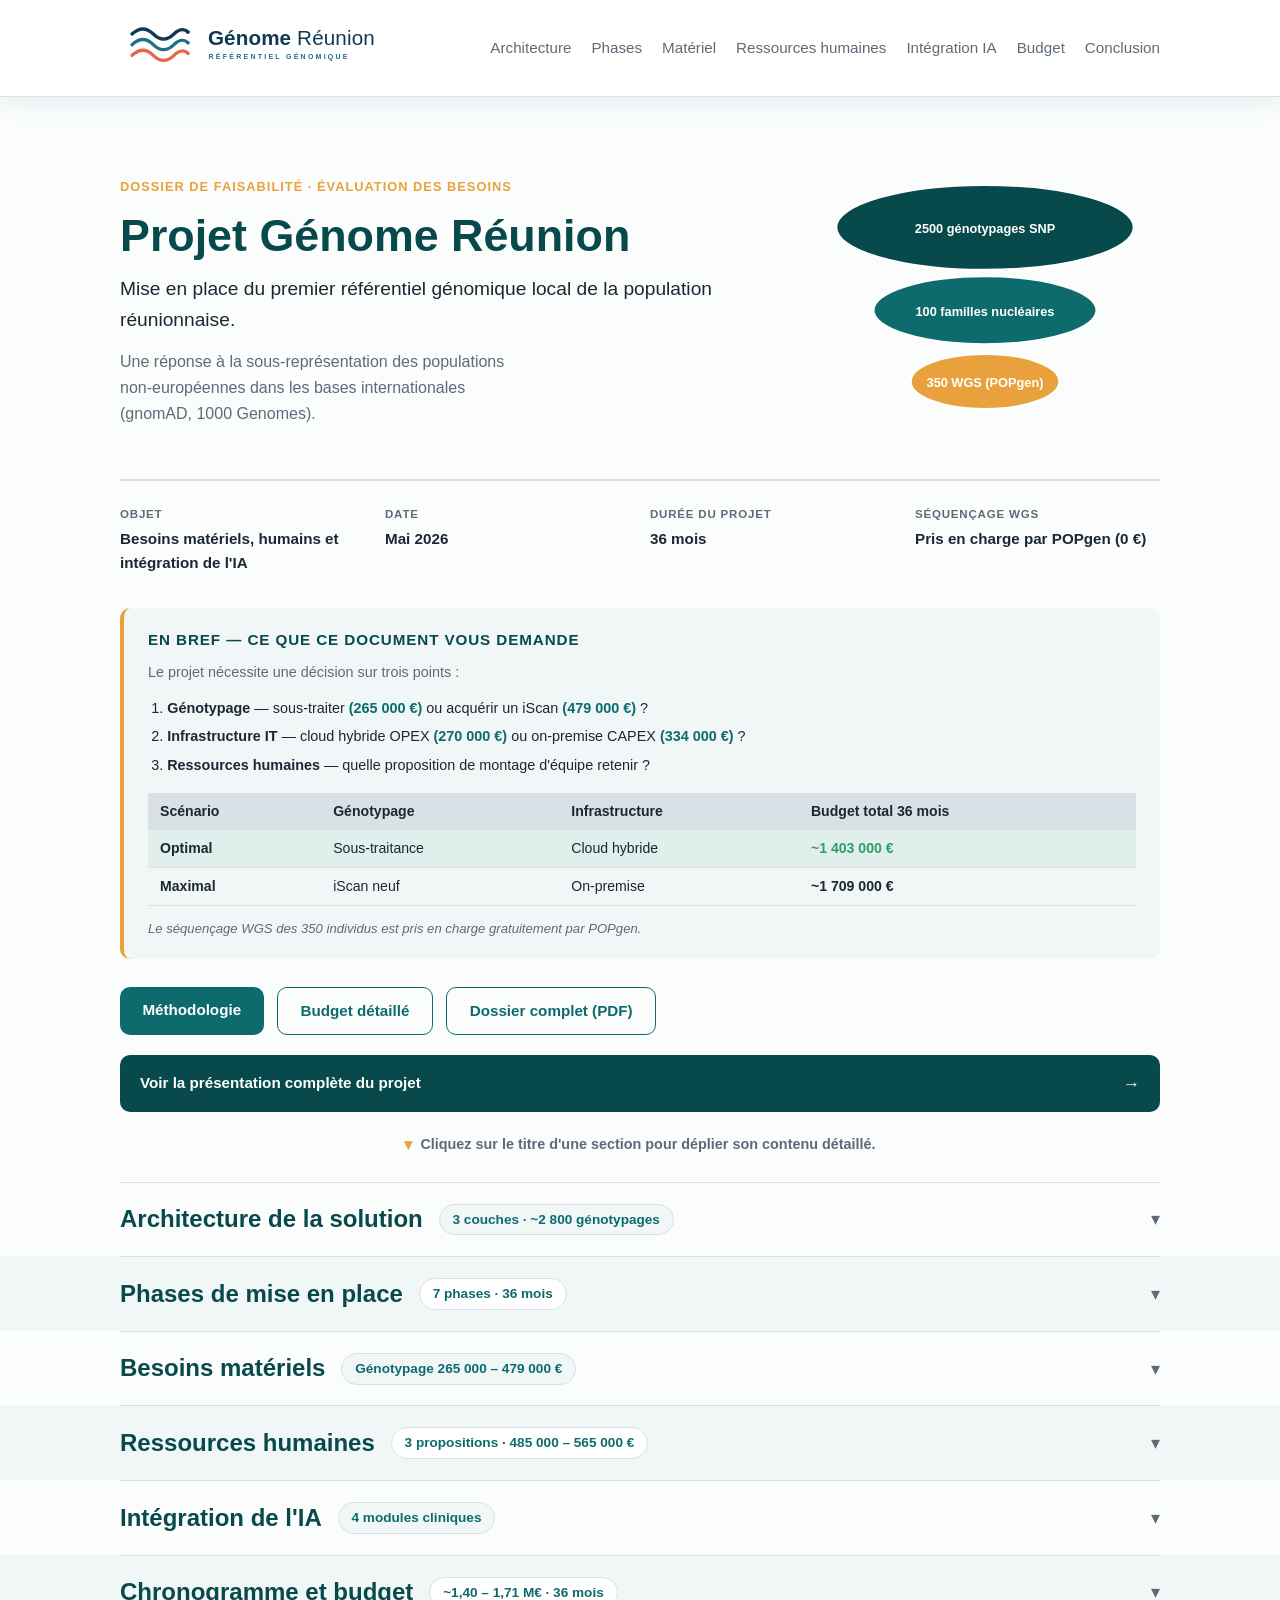
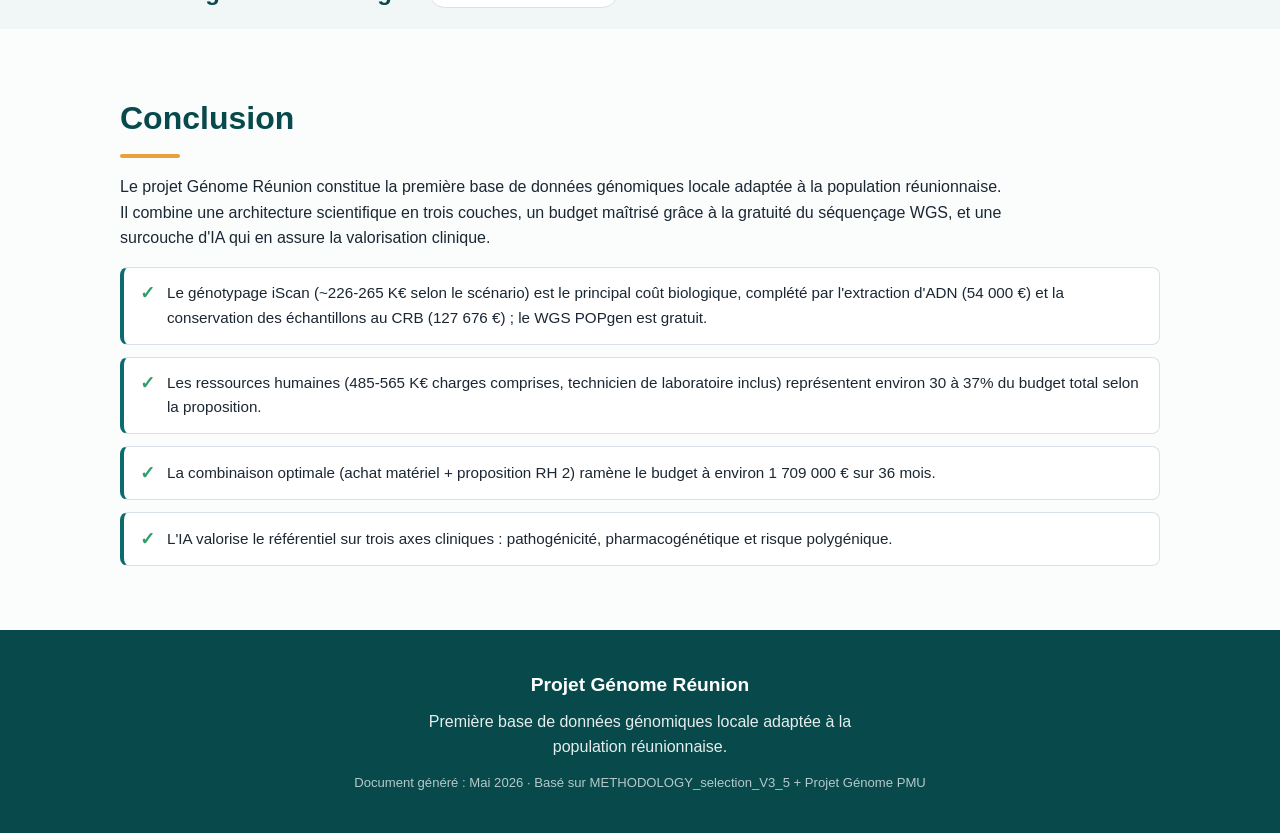
<file: index.html>
<!DOCTYPE html>
<html lang="fr">
<head>
    <meta charset="UTF-8">
    <meta name="viewport" content="width=device-width, initial-scale=1.0">
    <meta name="description" content="Projet Génome Réunion — plan de mise en place du premier référentiel génomique de la population réunionnaise : besoins matériels, humains, intégration de l'IA et budget.">
    <title>Projet Génome Réunion — Référentiel génomique de La Réunion</title>

    <!-- Feuille de style externe (aucun CSS inline) -->
    <link rel="stylesheet" href="css/styles.css">

    <!-- Favicon -->
    <link rel="icon" type="image/svg+xml" href="images/favicon.svg">
</head>

<body>

    <!-- ============================================================= -->
    <!-- BARRE DE NAVIGATION                                           -->
    <!-- ============================================================= -->
    <header class="siteHeader">
        <div class="navContainer">

            <!-- Logo / titre court du projet -->
            <a class="navBrand" href="#hero">
                <img class="navBrandLogo" src="images/genome-reunion-logo-horizontal-court.svg" alt="Génome Réunion — Référentiel génomique de La Réunion">
            </a>

            <!-- Bouton d'ouverture du menu sur mobile -->
            <button class="navToggle" type="button" aria-label="Ouvrir le menu" aria-expanded="false">
                <span class="navToggleBar"></span>
                <span class="navToggleBar"></span>
                <span class="navToggleBar"></span>
            </button>

            <!-- Liens d'ancrage vers les sections -->
            <nav class="navMenu">
                <ul class="navList">
                    <li class="navItem"><a class="navLink" href="#architecture">Architecture</a></li>
                    <li class="navItem"><a class="navLink" href="#phases">Phases</a></li>
                    <li class="navItem"><a class="navLink" href="#materiel">Matériel</a></li>
                    <li class="navItem"><a class="navLink" href="#humain">Ressources humaines</a></li>
                    <li class="navItem"><a class="navLink" href="#ia">Intégration IA</a></li>
                    <li class="navItem"><a class="navLink" href="#budget">Budget</a></li>
                    <li class="navItem"><a class="navLink" href="#conclusion">Conclusion</a></li>
                </ul>
            </nav>
        </div>
    </header>

    <main>

        <!-- ========================================================= -->
        <!-- PAGE DE GARDE DU DOSSIER                                  -->
        <!-- ========================================================= -->
        <section class="coverPage" id="hero">

            <!-- En-tête : type de document, titre, objet + visuel -->
            <div class="coverTop">
                <div class="coverHeading">
                    <p class="coverDocType">Dossier de faisabilité · Évaluation des besoins</p>
                    <h1 class="coverTitle">Projet Génome Réunion</h1>
                    <p class="coverSubtitle">
                        Mise en place du premier référentiel génomique local
                        de la population réunionnaise.
                    </p>
                    <p class="coverContext">
                        Une réponse à la sous-représentation des populations non-européennes
                        dans les bases internationales (gnomAD, 1000&nbsp;Genomes).
                    </p>
                </div>

                <!-- Visuel : entonnoir du référentiel (du général au sélectionné) -->
                <div class="coverVisual">
                    <svg class="heroLayersSvg" viewBox="0 0 320 280" role="img"
                         aria-label="Schéma des trois couches du référentiel">
                        <!-- Étape 1 : 2500 génotypages — la plus large, en haut -->
                        <ellipse class="layerEllipse layerEllipseBase" cx="160" cy="70" rx="140" ry="40"></ellipse>
                        <text class="layerLabel" x="160" y="75">2500 génotypages SNP</text>
                        <!-- Étape 2 : 100 familles — intermédiaire -->
                        <ellipse class="layerEllipse layerEllipseMid" cx="160" cy="148" rx="105" ry="32"></ellipse>
                        <text class="layerLabel" x="160" y="153">100 familles nucléaires</text>
                        <!-- Étape 3 : 350 WGS — la plus petite, en bas -->
                        <ellipse class="layerEllipse layerEllipseTop" cx="160" cy="215" rx="70" ry="26"></ellipse>
                        <text class="layerLabel" x="160" y="220">350 WGS (POPgen)</text>
                    </svg>
                </div>
            </div>

            <!-- Métadonnées du dossier -->
            <dl class="coverMeta">
                <div class="coverMetaItem">
                    <dt>Objet</dt>
                    <dd>Besoins matériels, humains et intégration de l'IA</dd>
                </div>
                <div class="coverMetaItem">
                    <dt>Date</dt>
                    <dd>Mai 2026</dd>
                </div>
                <div class="coverMetaItem">
                    <dt>Durée du projet</dt>
                    <dd>36 mois</dd>
                </div>
                <div class="coverMetaItem">
                    <dt>Séquençage WGS</dt>
                    <dd>Pris en charge par POPgen (0 €)</dd>
                </div>
            </dl>

            <!-- Synthèse décisionnelle pour l'évaluateur -->
            <div class="decisionSummary">
                <h2 class="decisionSummaryTitle">En bref — ce que ce document vous demande</h2>
                <p class="decisionSummaryIntro">Le projet nécessite une décision sur trois points :</p>
                <ol class="decisionList">
                    <li><strong>Génotypage</strong> — sous-traiter <span class="decisionCost">(265 000 €)</span> ou acquérir un iScan <span class="decisionCost">(479 000 €)</span> ?</li>
                    <li><strong>Infrastructure IT</strong> — cloud hybride OPEX <span class="decisionCost">(270 000 €)</span> ou on-premise CAPEX <span class="decisionCost">(334 000 €)</span> ?</li>
                    <li><strong>Ressources humaines</strong> — quelle proposition de montage d'équipe retenir ?</li>
                </ol>
                <table class="decisionTable">
                    <thead>
                        <tr>
                            <th>Scénario</th>
                            <th>Génotypage</th>
                            <th>Infrastructure</th>
                            <th>Budget total 36 mois</th>
                        </tr>
                    </thead>
                    <tbody>
                        <tr class="decisionRowOptimal">
                            <td><strong>Optimal</strong></td>
                            <td>Sous-traitance</td>
                            <td>Cloud hybride</td>
                            <td><strong>~1 403 000 €</strong></td>
                        </tr>
                        <tr>
                            <td><strong>Maximal</strong></td>
                            <td>iScan neuf</td>
                            <td>On-premise</td>
                            <td><strong>~1 709 000 €</strong></td>
                        </tr>
                    </tbody>
                </table>
                <p class="decisionNote">Le séquençage WGS des 350 individus est pris en charge gratuitement par POPgen.</p>
            </div>

            <!-- Navigation interne du dossier -->
            <div class="heroActions">
                <a class="buttonPrimary" href="#architecture">Méthodologie</a>
                <a class="buttonSecondary" href="#budget">Budget détaillé</a>
                <a class="buttonSecondary" href="dossier.html">Dossier complet (PDF)</a>
            </div>

            <!-- Bannière lien externe vers la présentation complète du projet -->
            <a class="projectBanner" href="https://patrick-mun.github.io/genome_reunion/" target="_blank" rel="noopener">
                <span class="projectBannerLabel">Voir la présentation complète du projet</span>
                <span class="projectBannerArrow" aria-hidden="true">→</span>
            </a>

            <!-- Consigne : les sections ci-dessous sont dépliables -->
            <p class="foldHint">
                <span class="foldHintIcon" aria-hidden="true">▾</span>
                Cliquez sur le titre d'une section pour déplier son contenu détaillé.
            </p>
        </section>

        <!-- ========================================================= -->
        <!-- SECTION ARCHITECTURE / CHIFFRES CLÉS                      -->
        <!-- ========================================================= -->
        <section class="sectionBlock" id="architecture">
            <div class="sectionInner">
              <details class="sectionFold">
                <summary class="sectionFoldSummary">
                    <span class="sectionFoldTitle">Architecture de la solution</span>
                    <span class="sectionFoldKey">3 couches · ~2 800 génotypages</span>
                    <span class="sectionFoldChevron" aria-hidden="true">▾</span>
                </summary>
                <div class="sectionFoldBody">
                <p class="sectionIntro">
                    La méthodologie repose sur trois couches complémentaires.
                    Le séquençage WGS des 350 individus est pris en charge par le
                    consortium POPgen — son coût pour le laboratoire est nul.
                </p>

                <!-- Schéma de flux du référentiel en SVG -->
                <div class="flowWrapper">
                    <svg class="flowSvg" viewBox="0 0 760 360" role="img"
                         aria-label="Flux de construction du référentiel génomique">

                        <!-- Étape 1 : génotypage -->
                        <rect class="flowBox flowBoxInput" x="40" y="20" width="300" height="60" rx="8"></rect>
                        <text class="flowBoxText" x="190" y="46">2500 individus · puce GDA-8</text>
                        <text class="flowBoxSub" x="190" y="66">1,9M SNP</text>

                        <!-- Étape 1 bis : familles -->
                        <rect class="flowBox flowBoxInput" x="420" y="20" width="300" height="60" rx="8"></rect>
                        <text class="flowBoxText" x="570" y="46">100 familles nucléaires</text>
                        <text class="flowBoxSub" x="570" y="66">~300 individus SNP</text>

                        <!-- Flèches descendantes -->
                        <line class="flowArrow" x1="190" y1="80" x2="190" y2="120"></line>
                        <line class="flowArrow" x1="570" y1="80" x2="570" y2="120"></line>

                        <!-- Étape 2 : analyses -->
                        <rect class="flowBox flowBoxProcess" x="180" y="120" width="400" height="56" rx="8"></rect>
                        <text class="flowBoxText" x="380" y="146">PCA · ADMIXTURE · IBD · ROH</text>
                        <text class="flowBoxSub" x="380" y="166">Sélection hybride géo-ancestrale</text>

                        <line class="flowArrow" x1="380" y1="176" x2="380" y2="216"></line>

                        <!-- Étape 3 : WGS POPgen -->
                        <rect class="flowBox flowBoxFree" x="200" y="216" width="360" height="56" rx="8"></rect>
                        <text class="flowBoxText" x="380" y="242">350 WGS sélectionnés → POPgen</text>
                        <text class="flowBoxSubFree" x="380" y="262">Séquençage GRATUIT (0 €)</text>

                        <line class="flowArrow" x1="380" y1="272" x2="380" y2="312"></line>

                        <!-- Étape 4 : référentiel -->
                        <rect class="flowBox flowBoxOutput" x="160" y="312" width="440" height="40" rx="8"></rect>
                        <text class="flowBoxTextLight" x="380" y="337">Référentiel variants + imputation + phasage réunionnais</text>
                    </svg>
                </div>

                <!-- Contexte explicatif des trois couches -->
                <p class="contextText">
                    La première couche génotype 2500 individus représentatifs de
                    La Réunion sur puce SNP : elle décrit la structure de la
                    population (composantes principales, proportions d'ascendance).
                    La deuxième couche ajoute 100 familles nucléaires, indispensables
                    pour reconstruire les haplotypes par phasage. La troisième couche
                    sélectionne 350 individus pour un séquençage complet (WGS), qui
                    sert de vérité de terrain pour découvrir les variants et imputer
                    le reste de la cohorte.
                </p>
                <div class="calloutBox">
                    <span class="calloutIcon" aria-hidden="true">✓</span>
                    <p class="calloutText">
                        <strong>Point structurant du budget :</strong> le séquençage
                        WGS des 350 individus est pris en charge gratuitement par le
                        consortium POPgen. Le coût biologique restant pour le
                        laboratoire porte donc essentiellement sur le génotypage SNP
                        des ~2800 puces.
                    </p>
                </div>

                <!-- Tableau des chiffres clés -->
                <h3 class="subHeading">Chiffres clés du projet</h3>
                <div class="tableScroll">
                    <table class="dataTable">
                        <thead>
                            <tr>
                                <th scope="col">Paramètre</th>
                                <th scope="col">Valeur</th>
                            </tr>
                        </thead>
                        <tbody>
                            <tr><td>Cohorte populationnelle</td><td>2500 individus</td></tr>
                            <tr><td>Module familial</td><td>100 familles (~300 individus)</td></tr>
                            <tr><td>Sélection WGS</td><td>350 individus</td></tr>
                            <tr><td>Séquençage WGS</td><td>POPgen — coût 0 €</td></tr>
                            <tr><td>Puce SNP</td><td>GDA-8, ~1,9M SNP (Illumina)</td></tr>
                            <tr><td>Total génotypages</td><td>~2800 puces</td></tr>
                        </tbody>
                    </table>
                </div>

                <!-- Composantes de la plateforme sous forme de cartes -->
                <h3 class="subHeading">Composantes de la plateforme</h3>
                <div class="cardGrid">
                    <article class="featureCard">
                        <h4 class="featureCardTitle">Génotypage</h4>
                        <p class="featureCardText">Puce GDA-8 via iScan (Illumina).</p>
                    </article>
                    <article class="featureCard">
                        <h4 class="featureCardTitle">Analyse génomique</h4>
                        <p class="featureCardText">PCA, ADMIXTURE, IBD, ROH — PLINK2, KING, SHAPEIT.</p>
                    </article>
                    <article class="featureCard">
                        <h4 class="featureCardTitle">Sélection WGS</h4>
                        <p class="featureCardText">Score hybride géo-ancestral S_div (pipeline Python).</p>
                    </article>
                    <article class="featureCard">
                        <h4 class="featureCardTitle">Pipelines bioinfo</h4>
                        <p class="featureCardText">QC, alignement, calling — Nextflow / Snakemake.</p>
                    </article>
                    <article class="featureCard">
                        <h4 class="featureCardTitle">Base de données</h4>
                        <p class="featureCardText">Variants, métadonnées, fréquences — PostgreSQL + MongoDB.</p>
                    </article>
                    <article class="featureCard">
                        <h4 class="featureCardTitle">Interface clinique</h4>
                        <p class="featureCardText">Portail web et API — Django (full Python).</p>
                    </article>
                    <article class="featureCard">
                        <h4 class="featureCardTitle">Modules IA</h4>
                        <p class="featureCardText">Pathogénicité, PGx, admixture, risque — PyTorch + TensorFlow.</p>
                    </article>
                </div>
                </div>
              </details>
            </div>
        </section>

        <!-- ========================================================= -->
        <!-- SECTION PHASES                                            -->
        <!-- ========================================================= -->
        <section class="sectionBlock sectionAlt" id="phases">
            <div class="sectionInner">
              <details class="sectionFold">
                <summary class="sectionFoldSummary">
                    <span class="sectionFoldTitle">Phases de mise en place</span>
                    <span class="sectionFoldKey">7 phases · 36 mois</span>
                    <span class="sectionFoldChevron" aria-hidden="true">▾</span>
                </summary>
                <div class="sectionFoldBody">
                <p class="sectionIntro">
                    Sept phases s'enchaînent et se chevauchent sur 36 mois, des panels
                    témoins jusqu'au portail web clinique.
                </p>

                <!-- Frise verticale des phases -->
                <ol class="timelineList">
                    <li class="timelineItem">
                        <span class="timelinePhase">Phase 0</span>
                        <div class="timelineBody">
                            <h3 class="timelineTitle">Panels témoins</h3>
                            <p class="timelineMeta">Semaines 1-12 · parallèle</p>
                            <p class="timelineText">Accès et harmonisation des panels témoins (1000G, EGA, MGUA…).</p>
                        </div>
                    </li>
                    <li class="timelineItem">
                        <span class="timelinePhase">Phase 1</span>
                        <div class="timelineBody">
                            <h3 class="timelineTitle">Validation externe</h3>
                            <p class="timelineMeta">Semaines 1-10</p>
                            <p class="timelineText">Validation externe et simulation sur 1000G high-coverage.</p>
                        </div>
                    </li>
                    <li class="timelineItem">
                        <span class="timelinePhase">Phase 2</span>
                        <div class="timelineBody">
                            <h3 class="timelineTitle">Cohorte Réunion SNP</h3>
                            <p class="timelineMeta">Semaines 11-20</p>
                            <p class="timelineText">QC des 2500, PCA / ADMIXTURE puis sélection des 350 WGS.</p>
                        </div>
                    </li>
                    <li class="timelineItem">
                        <span class="timelinePhase">Phase 3</span>
                        <div class="timelineBody">
                            <h3 class="timelineTitle">Module familial</h3>
                            <p class="timelineMeta">Parallèle à la phase 2</p>
                            <p class="timelineText">100 familles nucléaires + phasage haplotypique réunionnais.</p>
                        </div>
                    </li>
                    <li class="timelineItem">
                        <span class="timelinePhase">Phase 4</span>
                        <div class="timelineBody">
                            <h3 class="timelineTitle">WGS POPgen</h3>
                            <p class="timelineMeta">Mois 8-22</p>
                            <p class="timelineText">Séquençage POPgen, traitement et base de données variants.</p>
                        </div>
                    </li>
                    <li class="timelineItem">
                        <span class="timelinePhase">Phase 5</span>
                        <div class="timelineBody">
                            <h3 class="timelineTitle">Modules IA</h3>
                            <p class="timelineMeta">Mois 17-30</p>
                            <p class="timelineText">Développement et validation des quatre modules IA (pathogénicité, PGx, admixture, PRS).</p>
                        </div>
                    </li>
                    <li class="timelineItem">
                        <span class="timelinePhase">Phase 6</span>
                        <div class="timelineBody">
                            <h3 class="timelineTitle">Portail web & validation clinique</h3>
                            <p class="timelineMeta">Mois 27-36</p>
                            <p class="timelineText">Portail web Django, mise en production et validation clinique finale.</p>
                        </div>
                    </li>
                </ol>
                </div>
              </details>
            </div>
        </section>

        <!-- ========================================================= -->
        <!-- SECTION BESOINS MATÉRIELS                                 -->
        <!-- ========================================================= -->
        <section class="sectionBlock" id="materiel">
            <div class="sectionInner">
              <details class="sectionFold">
                <summary class="sectionFoldSummary">
                    <span class="sectionFoldTitle">Besoins matériels</span>
                    <span class="sectionFoldKey">Génotypage 265 000 – 479 000 €</span>
                    <span class="sectionFoldChevron" aria-hidden="true">▾</span>
                </summary>
                <div class="sectionFoldBody">
                <p class="sectionIntro">
                    Le génotypage iScan constitue le principal coût biologique.
                    Deux scénarios mutuellement exclusifs, le CHU ne disposant pas
                    d'iScan en propre.
                </p>
                <p class="contextText">
                    Le choix entre ces deux scénarios dépend de la stratégie à long
                    terme du CHU. La sous-traitance (scénario 1) est la plus rapide,
                    la moins chère pour ce projet, mais ne laisse aucun actif au
                    laboratoire. L'acquisition d'un iScan neuf (scénario 2) coûte le
                    plus cher ici, mais l'instrument s'amortit sur les projets futurs.
                    Sélectionnez un onglet pour détailler chaque scénario.
                </p>

                <!-- Onglets de scénarios pilotés par le fichier JS -->
                <div class="scenarioTabs">
                    <div class="scenarioTabList" role="tablist" aria-label="Scénarios de génotypage">
                        <button class="scenarioTab scenarioTabActive" type="button"
                                role="tab" aria-selected="true" data-scenario="1">
                            Scénario 1 · Sous-traitance
                        </button>
                        <button class="scenarioTab" type="button"
                                role="tab" aria-selected="false" data-scenario="2">
                            Scénario 2 · iScan à acquérir
                        </button>
                    </div>

                    <!-- Panneau scénario 1 -->
                    <div class="scenarioPanel scenarioPanelActive" role="tabpanel" data-scenario="1">
                        <p class="scenarioDesc">
                            Le prestataire (CNG Évry, GenomEast, CNRGH…) fournit tout :
                            puces, réactifs, hybridation, scan et extraction IDAT.
                            Le CHU ne paie qu'à la facture.
                        </p>
                        <div class="tableScroll">
                            <table class="dataTable">
                                <thead>
                                    <tr><th scope="col">Poste</th><th scope="col">Quantité</th><th scope="col">Tarif</th><th scope="col">Total</th></tr>
                                </thead>
                                <tbody>
                                    <tr><td>GDA-8 — cohorte populationnelle</td><td>2500</td><td>~90 €/éch.</td><td>225 000 €</td></tr>
                                    <tr><td>GDA-8 — module familial</td><td>300</td><td>~90 €/éch.</td><td>27 000 €</td></tr>
                                    <tr><td>Réplicats QC (+5%)</td><td>140</td><td>~90 €/éch.</td><td>12 600 €</td></tr>
                                    <tr class="dataTableTotal"><td>Total scénario 1</td><td>2940</td><td>—</td><td>~265 000 €</td></tr>
                                </tbody>
                            </table>
                        </div>
                    </div>

                    <!-- Panneau scénario 2 -->
                    <div class="scenarioPanel" role="tabpanel" data-scenario="2" hidden>
                        <p class="scenarioDesc">
                            Le CHU n'a pas d'iScan et souhaite l'internaliser durablement.
                            L'instrument amortit son coût sur les projets futurs.
                        </p>
                        <div class="tableScroll">
                            <table class="dataTable">
                                <thead>
                                    <tr><th scope="col">Poste</th><th scope="col">Coût</th></tr>
                                </thead>
                                <tbody>
                                    <tr><td>iScan System (scanner neuf)</td><td>150 000 €</td></tr>
                                    <tr><td>AutoLoader 2.x + ILASS</td><td>70 000 €</td></tr>
                                    <tr><td>Installation + qualification IQ/OQ/PQ</td><td>15 000 €</td></tr>
                                    <tr><td>Maintenance 1ère année</td><td>18 000 €</td></tr>
                                    <tr><td>Consommables (puces GDA-8 + réactifs Infinium)</td><td>226 000 €</td></tr>
                                    <tr class="dataTableTotal"><td>Total scénario 2</td><td>~479 000 €</td></tr>
                                </tbody>
                            </table>
                        </div>
                    </div>
                </div>

                <!-- Infrastructure informatique -->
                <h3 class="subHeading">Infrastructure informatique</h3>
                <div class="tableScroll">
                    <table class="dataTable">
                        <thead>
                            <tr><th scope="col">Composant</th><th scope="col">Qté</th><th scope="col">Total</th></tr>
                        </thead>
                        <tbody>
                            <tr><td>Serveurs CPU (analyse QC/PCA)</td><td>2</td><td>16 000 €</td></tr>
                            <tr><td>Serveurs HPC GPU (pipelines)</td><td>4</td><td>100 000 €</td></tr>
                            <tr><td>Serveurs GPU A100 (IA/ML)</td><td>2</td><td>80 000 €</td></tr>
                            <tr><td>Stockage NVMe 100TB (NAS)</td><td>2</td><td>60 000 €</td></tr>
                            <tr><td>Réseau 10/25Gbps + switch</td><td>1</td><td>18 000 €</td></tr>
                            <tr><td>UPS + climatisation</td><td>1</td><td>20 000 €</td></tr>
                            <tr><td>Sécurité + sauvegarde offsite</td><td>1</td><td>15 000 €</td></tr>
                            <tr><td>Logiciels + licences</td><td>1</td><td>25 000 €</td></tr>
                            <tr class="dataTableTotal"><td>Total infrastructure IT</td><td>—</td><td>334 000 €</td></tr>
                        </tbody>
                    </table>
                </div>

                <!-- Alternative : infrastructure cloud hybride -->
                <h3 class="subHeading">Alternative : infrastructure cloud hybride</h3>
                <p class="contextText">
                    L'infrastructure ci-dessus peut être portée dans le cloud plutôt
                    qu'achetée en propre. Pour des données génomiques (données de santé),
                    la contrainte structurante est réglementaire : l'hébergement doit
                    être assuré par un prestataire certifié HDS (Hébergeur de Données de
                    Santé) et les données rester dans l'Union européenne.
                </p>
                <p class="contextText">
                    Le modèle recommandé est hybride : stockage HDS souverain pour les
                    données sensibles et calcul GPU mobilisé à la demande (burst) pour
                    les entraînements IA, plutôt que d'immobiliser des serveurs souvent
                    inactifs. Ce modèle transforme un investissement (CAPEX) en charges
                    récurrentes (OPEX).
                </p>

                <!-- Détail du coût cloud hybride sur 36 mois -->
                <div class="tableScroll">
                    <table class="dataTable">
                        <thead>
                            <tr><th scope="col">Poste</th><th scope="col">Détail</th><th scope="col">Coût (36 mois)</th></tr>
                        </thead>
                        <tbody>
                            <tr><td>Stockage HDS + sauvegarde</td><td>~100-120 TB, souverain certifié HDS</td><td>~90 000 €</td></tr>
                            <tr><td>Compute CPU + base de données managée</td><td>VMs permanentes (QC, PCA, portail, BD)</td><td>~55 000 €</td></tr>
                            <tr><td>Compute GPU à la demande</td><td>Entraînements IA + pipelines (burst)</td><td>~40 000 €</td></tr>
                            <tr><td>Sécurité, conformité HDS, support</td><td>—</td><td>~25 000 €</td></tr>
                            <tr><td>Logiciels + licences</td><td>—</td><td>~25 000 €</td></tr>
                            <tr><td>Poste local minimal</td><td>Postes de travail + cache NAS</td><td>~20 000 €</td></tr>
                            <tr><td>Réseau + egress</td><td>Transferts, accès cliniciens</td><td>~15 000 €</td></tr>
                            <tr class="dataTableTotal"><td>Total cloud hybride</td><td>—</td><td>~270 000 €</td></tr>
                        </tbody>
                    </table>
                </div>

                <!-- Graphique SVG : comparaison CAPEX on-premise vs OPEX cloud -->
                <!-- Échelle : 400K à y=60, 200K à y=155, base 0 à y=250 (0,475 px/K€). -->
                <div class="chartWrapper">
                    <svg class="barChartSvg" viewBox="0 0 640 300" role="img"
                         aria-label="Comparaison du coût d'infrastructure on-premise et cloud hybride">

                        <!-- Axe horizontal de base -->
                        <line class="chartAxis" x1="60" y1="250" x2="620" y2="250"></line>

                        <!-- Graduations de référence (en K€) -->
                        <line class="chartGrid" x1="60" y1="60" x2="620" y2="60"></line>
                        <text class="chartGridLabel" x="50" y="64">400K</text>
                        <line class="chartGrid" x1="60" y1="155" x2="620" y2="155"></line>
                        <text class="chartGridLabel" x="50" y="159">200K</text>

                        <!-- On-premise (CAPEX) : 334 K€ -->
                        <rect class="barRect barRectOne" x="170" y="91" width="120" height="159"></rect>
                        <text class="barValue" x="230" y="81">334 K€</text>
                        <text class="barLabel" x="230" y="270">On-premise (CAPEX)</text>

                        <!-- Cloud hybride (OPEX) : 270 K€ -->
                        <rect class="barRect barRectTwo" x="380" y="122" width="120" height="128"></rect>
                        <text class="barValue" x="440" y="112">270 K€</text>
                        <text class="barLabel" x="440" y="270">Cloud hybride (OPEX)</text>
                    </svg>
                </div>

                <div class="calloutBox">
                    <span class="calloutIcon" aria-hidden="true">💡</span>
                    <p class="calloutText">
                        <strong>Impact budget :</strong> retenir le cloud hybride
                        (~270 000 €) à la place de l'infrastructure on-premise
                        (334 000 €) réduit le sous-total de 64 000 €, soit −70 400 €
                        une fois la contingence de 10% appliquée. Le budget optimal
                        passe d'environ 1 474 000 € à <strong>~1 403 000 €</strong>.
                        Les tableaux du budget conservent l'hypothèse on-premise par défaut.
                    </p>
                </div>

                <!-- Graphique SVG : évolution du stockage -->
                <h3 class="subHeading">Évolution du stockage (TB)</h3>
                <div class="chartWrapper">
                    <svg class="lineChartSvg" viewBox="0 0 640 300" role="img"
                         aria-label="Courbe d'évolution du stockage par phase">

                        <!-- Axes -->
                        <line class="chartAxis" x1="60" y1="250" x2="620" y2="250"></line>
                        <line class="chartAxis" x1="60" y1="40" x2="60" y2="250"></line>

                        <!-- Lignes de grille horizontales -->
                        <line class="chartGrid" x1="60" y1="60" x2="620" y2="60"></line>
                        <text class="chartGridLabel" x="50" y="64">100</text>
                        <line class="chartGrid" x1="60" y1="155" x2="620" y2="155"></line>
                        <text class="chartGridLabel" x="50" y="159">50</text>

                        <!-- Courbe d'évolution -->
                        <polyline class="lineSeries"
                                  points="110,246 230,231 350,193 470,136 590,60"></polyline>

                        <!-- Points de données -->
                        <circle class="linePoint" cx="110" cy="246" r="5"></circle>
                        <circle class="linePoint" cx="230" cy="231" r="5"></circle>
                        <circle class="linePoint" cx="350" cy="193" r="5"></circle>
                        <circle class="linePoint" cx="470" cy="136" r="5"></circle>
                        <circle class="linePoint" cx="590" cy="60" r="5"></circle>

                        <!-- Étiquettes de l'axe horizontal -->
                        <text class="chartXLabel" x="110" y="270">Phase 0</text>
                        <text class="chartXLabel" x="230" y="270">Phase 1</text>
                        <text class="chartXLabel" x="350" y="270">Phase 2</text>
                        <text class="chartXLabel" x="470" y="270">Phase 3</text>
                        <text class="chartXLabel" x="590" y="270">Phase 4+</text>
                    </svg>
                </div>

                <!-- Graphique SVG : comparaison du coût matériel des deux scénarios -->
                <!-- Totaux = génotypage GDA-8 + iScan (Sc.2) + infrastructure IT, -->
                <!-- alignés sur le tableau récapitulatif du budget.               -->
                <h3 class="subHeading">Coût matériel total par scénario</h3>
                <div class="chartWrapper">
                    <svg class="barChartSvg" viewBox="0 0 640 300" role="img"
                         aria-label="Comparaison du budget matériel total des deux scénarios">

                        <!-- Axe horizontal de base -->
                        <line class="chartAxis" x1="60" y1="250" x2="620" y2="250"></line>

                        <!-- Graduations de référence (en K€) -->
                        <line class="chartGrid" x1="60" y1="60" x2="620" y2="60"></line>
                        <text class="chartGridLabel" x="50" y="64">1000K</text>
                        <line class="chartGrid" x1="60" y1="155" x2="620" y2="155"></line>
                        <text class="chartGridLabel" x="50" y="159">500K</text>

                        <!-- Barre scénario 1 : 599K€ (génotypage 265 + IT 334) -->
                        <rect class="barRect barRectOne" x="170" y="136" width="120" height="114"></rect>
                        <text class="barValue" x="230" y="126">599K€</text>
                        <text class="barLabel" x="230" y="270">Sc.1 Sous-traitance</text>

                        <!-- Barre scénario 2 : 813K€ (génotypage 226 + iScan 253 + IT 334) -->
                        <rect class="barRect barRectThree" x="380" y="95" width="120" height="155"></rect>
                        <text class="barValue" x="440" y="85">813K€</text>
                        <text class="barLabel" x="440" y="270">Sc.2 iScan à acquérir</text>
                    </svg>
                </div>
                <p class="contextText">
                    Ces totaux n'additionnent que les postes strictement matériels :
                    génotypage GDA-8, système iScan (scénario 2 uniquement) et
                    infrastructure informatique (334 K€). Ils sont ainsi directement
                    raccord avec le tableau récapitulatif du budget. Les coûts RH, la
                    prestation web et la contingence s'ajoutent ensuite pour atteindre
                    le budget total du projet.
                </p>
                </div>
              </details>
            </div>
        </section>

        <!-- ========================================================= -->
        <!-- SECTION RESSOURCES HUMAINES                               -->
        <!-- ========================================================= -->
        <section class="sectionBlock sectionAlt" id="humain">
            <div class="sectionInner">
              <details class="sectionFold">
                <summary class="sectionFoldSummary">
                    <span class="sectionFoldTitle">Ressources humaines</span>
                    <span class="sectionFoldKey">3 propositions · 485 000 – 565 000 €</span>
                    <span class="sectionFoldChevron" aria-hidden="true">▾</span>
                </summary>
                <div class="sectionFoldBody">
                <p class="sectionIntro">
                    Projet de 36 mois. Tous les coûts sont exprimés en coût employeur,
                    charges patronales comprises (~43% du brut). Trois propositions de
                    montage d'équipe.
                </p>
                <p class="contextText">
                    Les trois propositions partagent une équipe socle invariante,
                    pilotée par un coordinateur scientifique (IR2) qui valide les
                    analyses génomiques et encadre les profils juniors, et appuyée par
                    un technicien de laboratoire à 100% (réception, extraction ADN, QC
                    et préparation des envois — 2 200 €/mois brut, soit 113 256 € CC
                    sur 36 mois). Elles se distinguent par les leviers d'optimisation
                    budgétaire mobilisés :
                    stages et CDD pour la proposition 1, alternance et thèse CIFRE
                    pour les propositions 2 et 3. Plus l'optimisation est poussée,
                    plus le coût baisse, mais plus la charge de supervision et la
                    complexité administrative augmentent.
                </p>
                <div class="calloutBox">
                    <span class="calloutIcon" aria-hidden="true">★</span>
                    <p class="calloutText">
                        <strong>Recommandation :</strong> la proposition 2
                        (alternance + CIFRE) offre le meilleur équilibre coût/risque.
                        L'alternance des moins de 26 ans est quasi-exonérée de charges
                        patronales et la subvention ANRT de 14 000 €/an réduit de
                        moitié le coût du doctorant.
                    </p>
                </div>
                <div class="calloutBox calloutBoxWarn">
                    <span class="calloutIcon" aria-hidden="true">!</span>
                    <p class="calloutText">
                        <strong>Condition bloquante :</strong> le dispositif CIFRE
                        impose un partenaire privé (startup génomique, laboratoire
                        d'analyses ou éditeur logiciel médical). Sans partenaire, le
                        doctorat CIFRE est remplacé par un contrat doctoral classique
                        (+23 000 € sur trois ans).
                    </p>
                </div>

                <!-- Cartes de propositions RH -->
                <div class="propositionGrid">
                    <article class="propositionCard">
                        <h3 class="propositionTitle">Proposition 1</h3>
                        <p class="propositionSubtitle">Stages + CDD + contrat doctoral</p>
                        <p class="propositionPrice">565 000 €</p>
                        <p class="propositionDelta">−17% vs référence</p>
                        <p class="propositionText">
                            Montage le plus simple, sans délai administratif particulier.
                            Stagiaires Epitech convertis en CDD IE1.
                        </p>
                    </article>

                    <article class="propositionCard propositionCardFeatured">
                        <span class="propositionBadge">Recommandée</span>
                        <h3 class="propositionTitle">Proposition 2</h3>
                        <p class="propositionSubtitle">Alternance + CIFRE</p>
                        <p class="propositionPrice">524 000 €</p>
                        <p class="propositionDelta">−23% vs référence</p>
                        <p class="propositionText">
                            Meilleur équilibre coût/risque. Alternance quasi-exonérée de
                            charges et CIFRE subventionné par l'ANRT (14 000 €/an).
                        </p>
                    </article>

                    <article class="propositionCard">
                        <h3 class="propositionTitle">Proposition 3</h3>
                        <p class="propositionSubtitle">Maximum alternance</p>
                        <p class="propositionPrice">485 000 €</p>
                        <p class="propositionDelta">−29% vs référence</p>
                        <p class="propositionText">
                            Budget minimal : trois alternants + CIFRE + coordinateur à
                            80% ETP. Supervision intensive requise.
                        </p>
                    </article>
                </div>

                <!-- Graphique SVG : répartition du budget RH (Proposition 2) -->
                <h3 class="subHeading">Répartition du budget RH — Proposition 2</h3>
                <div class="chartWrapper">
                    <svg class="hbarChartSvg" viewBox="0 0 640 290" role="img"
                         aria-label="Répartition du budget RH de la proposition 2 par poste">

                        <!-- Coordinateur IR2 : 38% -->
                        <text class="hbarLabel" x="10" y="37">Coordinateur IR2</text>
                        <rect class="hbarTrack" x="230" y="20" width="380" height="24" rx="4"></rect>
                        <rect class="hbarFill hbarFillOne" x="230" y="20" width="182" height="24" rx="4"></rect>
                        <text class="hbarValue" x="420" y="37">197 340 € · 38%</text>

                        <!-- Doctorant CIFRE : 18% -->
                        <text class="hbarLabel" x="10" y="83">Doctorant CIFRE</text>
                        <rect class="hbarTrack" x="230" y="66" width="380" height="24" rx="4"></rect>
                        <rect class="hbarFill hbarFillTwo" x="230" y="66" width="88" height="24" rx="4"></rect>
                        <text class="hbarValue" x="326" y="83">95 292 € · 18%</text>

                        <!-- Technicien de laboratoire 100% : 22% -->
                        <text class="hbarLabel" x="10" y="129">Technicien labo</text>
                        <rect class="hbarTrack" x="230" y="112" width="380" height="24" rx="4"></rect>
                        <rect class="hbarFill hbarFillSix" x="230" y="112" width="104" height="24" rx="4"></rect>
                        <text class="hbarValue" x="342" y="129">113 256 € · 22%</text>

                        <!-- Alternant Data Engineer : 12% -->
                        <text class="hbarLabel" x="10" y="175">Alternant Data Eng.</text>
                        <rect class="hbarTrack" x="230" y="158" width="380" height="24" rx="4"></rect>
                        <rect class="hbarFill hbarFillThree" x="230" y="158" width="60" height="24" rx="4"></rect>
                        <text class="hbarValue" x="298" y="175">65 150 € · 12%</text>

                        <!-- Alternant IA : 8% -->
                        <text class="hbarLabel" x="10" y="221">Alternant IA</text>
                        <rect class="hbarTrack" x="230" y="204" width="380" height="24" rx="4"></rect>
                        <rect class="hbarFill hbarFillFour" x="230" y="204" width="40" height="24" rx="4"></rect>
                        <text class="hbarValue" x="278" y="221">43 300 € · 8%</text>

                        <!-- Stage DevOps : 2% -->
                        <text class="hbarLabel" x="10" y="267">Stage DevOps</text>
                        <rect class="hbarTrack" x="230" y="250" width="380" height="24" rx="4"></rect>
                        <rect class="hbarFill hbarFillFive" x="230" y="250" width="9" height="24" rx="4"></rect>
                        <text class="hbarValue" x="247" y="267">9 540 € · 2%</text>
                    </svg>
                </div>

                <!-- Tableau comparatif des propositions -->
                <h3 class="subHeading">Comparaison des propositions</h3>
                <div class="tableScroll">
                    <table class="dataTable">
                        <thead>
                            <tr>
                                <th scope="col">Critère</th>
                                <th scope="col">Référence</th>
                                <th scope="col">Prop. 1</th>
                                <th scope="col">Prop. 2</th>
                                <th scope="col">Prop. 3</th>
                            </tr>
                        </thead>
                        <tbody>
                            <tr><td>Coût total CC</td><td>680 000 €</td><td>565 000 €</td><td>524 000 €</td><td>485 000 €</td></tr>
                            <tr><td>Réduction</td><td>—</td><td>−17%</td><td>−23%</td><td>−29%</td></tr>
                            <tr><td>Complexité admin.</td><td>Faible</td><td>Faible</td><td>Modérée</td><td>Élevée</td></tr>
                            <tr><td>Risque supervision</td><td>Faible</td><td>Modéré</td><td>Modéré</td><td>Élevé</td></tr>
                            <tr><td>Délai de démarrage</td><td>1-2 mois</td><td>1-2 mois</td><td>2-3 mois</td><td>3-4 mois</td></tr>
                        </tbody>
                    </table>
                </div>
                </div>
              </details>
            </div>
        </section>

        <!-- ========================================================= -->
        <!-- SECTION INTÉGRATION IA                                    -->
        <!-- ========================================================= -->
        <section class="sectionBlock" id="ia">
            <div class="sectionInner">
              <details class="sectionFold">
                <summary class="sectionFoldSummary">
                    <span class="sectionFoldTitle">Intégration de l'IA</span>
                    <span class="sectionFoldKey">4 modules cliniques</span>
                    <span class="sectionFoldChevron" aria-hidden="true">▾</span>
                </summary>
                <div class="sectionFoldBody">
                <p class="sectionIntro">
                    Quatre modules d'IA valorisent cliniquement le référentiel
                    génomique réunionnais.
                </p>
                <p class="contextText">
                    L'IA intervient en surcouche du référentiel : une fois les
                    variants réunionnais catalogués et leurs fréquences locales
                    établies, ces modules transforment la donnée brute en aide à la
                    décision clinique. L'enjeu central est la recalibration sur la
                    population réunionnaise : les modèles génériques, entraînés sur
                    des cohortes majoritairement européennes, perdent en précision sur
                    une population métissée. Chaque module est donc évalué par rapport
                    à une cible mesurable (par exemple AUC ≥ 0,85 pour la
                    pathogénicité).
                </p>

                <div class="cardGrid">
                    <article class="moduleCard">
                        <span class="moduleNumber">01</span>
                        <h3 class="moduleTitle">Pathogénicité des variants</h3>
                        <p class="moduleText">
                            Graph Neural Networks entraînés sur ClinVar, COSMIC et
                            variants locaux. Cible : AUC ≥ 0,85.
                        </p>
                    </article>
                    <article class="moduleCard">
                        <span class="moduleNumber">02</span>
                        <h3 class="moduleTitle">Pharmacogénétique × admixture</h3>
                        <p class="moduleText">
                            Random Forest + XGBoost sur CYP2C19, CYP2D6, CYP3A4/5,
                            SLCO1B1. Recommandation thérapeutique personnalisée.
                        </p>
                    </article>
                    <article class="moduleCard">
                        <span class="moduleNumber">03</span>
                        <h3 class="moduleTitle">Analyse d'admixture</h3>
                        <p class="moduleText">
                            Autoencoders + clustering HDBSCAN sur scores ADMIXTURE,
                            PCA, IBD et ROH. Profils par individu.
                        </p>
                    </article>
                    <article class="moduleCard">
                        <span class="moduleNumber">04</span>
                        <h3 class="moduleTitle">Polygenic Risk Score</h3>
                        <p class="moduleText">
                            PRS recalibrés localement (diabète T2, HTA, cardiopathies)
                            pour une prévention stratifiée.
                        </p>
                    </article>
                </div>

                <!-- Pile technique IA -->
                <h3 class="subHeading">Stack technique IA / MLOps</h3>
                <div class="stackGrid">
                    <div class="stackColumn">
                        <h4 class="stackColumnTitle">Frameworks</h4>
                        <ul class="stackList">
                            <li class="stackTag">PyTorch 2.x</li>
                            <li class="stackTag">TensorFlow 2.x</li>
                            <li class="stackTag">scikit-learn</li>
                            <li class="stackTag">XGBoost</li>
                        </ul>
                    </div>
                    <div class="stackColumn">
                        <h4 class="stackColumnTitle">MLOps</h4>
                        <ul class="stackList">
                            <li class="stackTag">MLflow</li>
                            <li class="stackTag">Kubeflow</li>
                            <li class="stackTag">ONNX Runtime</li>
                            <li class="stackTag">Prometheus + Grafana</li>
                        </ul>
                    </div>
                    <div class="stackColumn">
                        <h4 class="stackColumnTitle">Déploiement</h4>
                        <ul class="stackList">
                            <li class="stackTag">Docker + Kubernetes</li>
                            <li class="stackTag">GitLab CI/CD</li>
                            <li class="stackTag">Django</li>
                            <li class="stackTag">ELK Stack</li>
                        </ul>
                    </div>
                </div>
                </div>
              </details>
            </div>
        </section>

        <!-- ========================================================= -->
        <!-- SECTION BUDGET                                            -->
        <!-- ========================================================= -->
        <section class="sectionBlock sectionAlt" id="budget">
            <div class="sectionInner">
              <details class="sectionFold">
                <summary class="sectionFoldSummary">
                    <span class="sectionFoldTitle">Chronogramme et budget</span>
                    <span class="sectionFoldKey">~1,40 – 1,71 M€ · 36 mois</span>
                    <span class="sectionFoldChevron" aria-hidden="true">▾</span>
                </summary>
                <div class="sectionFoldBody">
                <p class="sectionIntro">
                    Combinaison optimale : achat matériel (scénario 2) +
                    proposition RH 2 → environ 1 709 000 € sur 36 mois.
                </p>
                <p class="contextText">
                    Le budget total se compose de quatre grands postes : le génotypage
                    SNP et l'extraction d'ADN (coût biologique principal), la
                    conservation des échantillons biologiques au CRB, l'infrastructure
                    informatique (serveurs de calcul et stockage) et les ressources
                    humaines (~30 à 40% du total).
                    Le séquençage WGS, pris en charge par POPgen, n'apparaît qu'à 0 €.
                    Le tableau ci-dessous croise chaque scénario de génotypage avec la
                    proposition RH recommandée ; une contingence de 10% couvre les aléas.
                </p>

                <!-- Carte de mise en avant du budget optimal -->
                <div class="highlightBox">
                    <p class="highlightLabel">Budget optimal recommandé</p>
                    <p class="highlightValue">~1 709 000 €</p>
                    <p class="highlightDetail">
                        Achat matériel + alternance/CIFRE · WGS POPgen gratuit · sur 36 mois
                    </p>
                </div>

                <!-- Tableau récapitulatif (Proposition RH 2) -->
                <h3 class="subHeading">Récapitulatif — Proposition RH 2</h3>
                <div class="tableScroll">
                    <table class="dataTable">
                        <thead>
                            <tr>
                                <th scope="col">Catégorie</th>
                                <th scope="col">Sc.1 Sous-traité</th>
                                <th scope="col">Sc.2 iScan à acquérir</th>
                            </tr>
                        </thead>
                        <tbody>
                            <tr><td>Génotypage GDA-8</td><td>265 000 €</td><td>226 000 €</td></tr>
                            <tr><td>Système iScan</td><td>0 €</td><td>253 000 €</td></tr>
                            <tr><td>Infrastructure IT</td><td>334 000 €</td><td>334 000 €</td></tr>
                            <tr><td>WGS POPgen</td><td>0 €</td><td>0 €</td></tr>
                            <tr><td>Extraction ADN</td><td>54 000 €</td><td>54 000 €</td></tr>
                            <tr><td>Stockage biologique (CRB)</td><td>127 676 €</td><td>127 676 €</td></tr>
                            <tr><td>RH Prop. 2 (CC)</td><td>524 000 €</td><td>524 000 €</td></tr>
                            <tr><td>Prestation web + formation</td><td>35 000 €</td><td>35 000 €</td></tr>
                            <tr><td>Contingence (10%)</td><td>133 968 €</td><td>155 368 €</td></tr>
                            <tr class="dataTableTotal"><td>Total</td><td>~1 474 000 €</td><td>~1 709 000 €</td></tr>
                        </tbody>
                    </table>
                </div>

                <!-- Jalons clés -->
                <h3 class="subHeading">Jalons clés</h3>
                <ul class="milestoneList">
                    <li class="milestoneItem"><span class="milestoneMonth">M3</span> Infrastructure IT opérationnelle</li>
                    <li class="milestoneItem"><span class="milestoneMonth">M5</span> Génotypage des 2500 individus lancé</li>
                    <li class="milestoneItem"><span class="milestoneMonth">M9</span> Liste 350 WGS gelée → envoi POPgen</li>
                    <li class="milestoneItem"><span class="milestoneMonth">M14</span> Module familial phasé + haplotypes</li>
                    <li class="milestoneItem"><span class="milestoneMonth">M22</span> Premiers VCF/BAM + base variants v1</li>
                    <li class="milestoneItem"><span class="milestoneMonth">M26</span> Modules IA 1+2 validés (AUC ≥ 0,85)</li>
                    <li class="milestoneItem"><span class="milestoneMonth">M30</span> Modules IA 3+4 opérationnels</li>
                    <li class="milestoneItem"><span class="milestoneMonth">M34</span> Portail web clinique en production</li>
                    <li class="milestoneItem"><span class="milestoneMonth">M36</span> Validation clinique + publication</li>
                </ul>

                <!-- Métriques de succès -->
                <h3 class="subHeading">Métriques de succès</h3>
                <p class="contextText">
                    Le projet est jugé sur des cibles vérifiables, couvrant aussi bien
                    la collecte des données que la performance des modèles et leur
                    adoption clinique.
                </p>
                <div class="tableScroll">
                    <table class="dataTable">
                        <thead>
                            <tr>
                                <th scope="col">Métrique</th>
                                <th scope="col">Cible</th>
                                <th scope="col">Description</th>
                            </tr>
                        </thead>
                        <tbody>
                            <tr><td>Collecte</td><td>≥ 2500 individus</td><td>Représentativité géo-ancestrale validée</td></tr>
                            <tr><td>Sélection WGS</td><td>350 WGS</td><td>Sélection stricte ou hybride 322+28</td></tr>
                            <tr><td>Couverture variants</td><td>MAF ≥ 1% fiable</td><td>Seuil opérationnel première génération</td></tr>
                            <tr><td>AUC pathogénicité</td><td>≥ 0,85</td><td>Module 1 sur jeu de validation local</td></tr>
                            <tr><td>Latence API</td><td>&lt; 500 ms</td><td>Requêtes cliniques en production</td></tr>
                            <tr><td>Publications</td><td>≥ 3 articles</td><td>Peer-reviewed, année 2</td></tr>
                            <tr><td>Adoption clinique</td><td>≥ 5 centres</td><td>Intégration diagnostique CHU + partenaires</td></tr>
                        </tbody>
                    </table>
                </div>

                <!-- Analyse des risques -->
                <h3 class="subHeading">Analyse des risques</h3>
                <p class="contextText">
                    Les principaux risques portent sur les délais d'accès aux panels
                    témoins, la représentativité de l'échantillon et le recrutement
                    des profils bioinformatiques. Chacun fait l'objet d'une mesure de
                    mitigation explicite.
                </p>
                <div class="tableScroll">
                    <table class="dataTable">
                        <thead>
                            <tr>
                                <th scope="col">Risque</th>
                                <th scope="col">Probabilité</th>
                                <th scope="col">Impact</th>
                                <th scope="col">Mitigation</th>
                            </tr>
                        </thead>
                        <tbody>
                            <tr>
                                <td>Délai accès panels EGA (DAC)</td>
                                <td><span class="levelBadge levelBadgeHigh">Élevée</span></td>
                                <td>4-12 semaines de retard Ph.0</td>
                                <td>Socle 1000G public en repli</td>
                            </tr>
                            <tr>
                                <td>Biais représentativité EFS</td>
                                <td><span class="levelBadge levelBadgeMid">Modérée</span></td>
                                <td>Résultats biaisés</td>
                                <td>Audit EFS préalable (vs INSEE)</td>
                            </tr>
                            <tr>
                                <td>Défaillance iScan</td>
                                <td><span class="levelBadge levelBadgeLow">Faible</span></td>
                                <td>Downtime 1-2 semaines</td>
                                <td>SLA Illumina + plateforme de secours</td>
                            </tr>
                            <tr>
                                <td>Qualité ADN dégradée</td>
                                <td><span class="levelBadge levelBadgeMid">Modérée</span></td>
                                <td>Taux d'échec génotypage ↑</td>
                                <td>+5% réplicats, QC post-extraction</td>
                            </tr>
                            <tr>
                                <td>Datadrift modèles IA</td>
                                <td><span class="levelBadge levelBadgeMid">Modérée</span></td>
                                <td>Perte de précision dans le temps</td>
                                <td>Monitoring + réentraînement semestriel</td>
                            </tr>
                            <tr>
                                <td>Recrutement bioinformaticiens</td>
                                <td><span class="levelBadge levelBadgeHigh">Élevée</span></td>
                                <td>Délai M2-M3</td>
                                <td>Partenariats INSERM / université</td>
                            </tr>
                        </tbody>
                    </table>
                </div>
                </div>
              </details>
            </div>
        </section>

        <!-- ========================================================= -->
        <!-- SECTION CONCLUSION                                        -->
        <!-- ========================================================= -->
        <section class="sectionBlock" id="conclusion">
            <div class="sectionInner">
                <h2 class="sectionTitle">Conclusion</h2>
                <p class="contextText">
                    Le projet Génome Réunion constitue la première base de données
                    génomiques locale adaptée à la population réunionnaise. Il combine
                    une architecture scientifique en trois couches, un budget maîtrisé
                    grâce à la gratuité du séquençage WGS, et une surcouche d'IA qui
                    en assure la valorisation clinique.
                </p>
                <ul class="conclusionList">
                    <li class="conclusionItem">
                        <span class="conclusionMark" aria-hidden="true">✓</span>
                        <p class="conclusionText">
                            Le génotypage iScan (~226-265 K€ selon le scénario) est le
                            principal coût biologique, complété par l'extraction d'ADN
                            (54 000 €) et la conservation des échantillons au CRB
                            (127 676 €) ; le WGS POPgen est gratuit.
                        </p>
                    </li>
                    <li class="conclusionItem">
                        <span class="conclusionMark" aria-hidden="true">✓</span>
                        <p class="conclusionText">
                            Les ressources humaines (485-565 K€ charges comprises,
                            technicien de laboratoire inclus) représentent environ
                            30 à 37% du budget total selon la proposition.
                        </p>
                    </li>
                    <li class="conclusionItem">
                        <span class="conclusionMark" aria-hidden="true">✓</span>
                        <p class="conclusionText">
                            La combinaison optimale (achat matériel + proposition RH 2)
                            ramène le budget à environ 1 709 000 € sur 36 mois.
                        </p>
                    </li>
                    <li class="conclusionItem">
                        <span class="conclusionMark" aria-hidden="true">✓</span>
                        <p class="conclusionText">
                            L'IA valorise le référentiel sur trois axes cliniques :
                            pathogénicité, pharmacogénétique et risque polygénique.
                        </p>
                    </li>
                </ul>
            </div>
        </section>

    </main>

    <!-- ============================================================= -->
    <!-- PIED DE PAGE                                                  -->
    <!-- ============================================================= -->
    <footer class="siteFooter">
        <div class="footerInner">
            <p class="footerTitle">Projet Génome Réunion</p>
            <p class="footerText">
                Première base de données génomiques locale adaptée à la population
                réunionnaise.
            </p>
            <p class="footerMeta">
                Document généré : Mai 2026 · Basé sur METHODOLOGY_selection_V3_5 + Projet Génome PMU
            </p>
        </div>
    </footer>

    <!-- Script externe (aucun JS inline) -->
    <script src="js/main.js"></script>

</body>
</html>
</file>
<file: css/styles.css>
/* =================================================================
   PROJET GÉNOME RÉUNION — FEUILLE DE STYLE
   Landing page statique, vanilla, sans dépendance externe.
   Organisation :
     1. Variables et réinitialisation
     2. Typographie de base
     3. Barre de navigation
     4. Section héros
     5. Sections génériques et titres
     6. Tableaux
     7. Cartes (composantes, modules, propositions)
     8. Frise des phases
     9. Onglets de scénarios
    10. Graphiques SVG
    11. Pile technique IA
    12. Encart budget et jalons
    13. Pied de page
    14. Adaptations responsive
   ================================================================= */


/* -----------------------------------------------------------------
   1. VARIABLES ET RÉINITIALISATION
   ----------------------------------------------------------------- */
:root {
    /* Palette principale */
    --colorPrimary:        #0d6b6e;   /* turquoise profond */
    --colorPrimaryDark:    #084a4c;
    --colorAccent:         #e8a13c;   /* ambre (mise en avant) */
    --colorFree:           #2f9e6b;   /* vert "gratuit" */

    /* Neutres */
    --colorInk:            #1b2733;
    --colorMuted:          #5d6b78;
    --colorBorder:         #d9e1e6;
    --colorSurface:        #ffffff;
    --colorSurfaceAlt:     #f1f6f7;
    --colorBackground:     #fbfdfd;

    /* Mesures */
    --maxWidth:            1080px;
    --radius:              10px;
    --shadowSoft:          0 6px 22px rgba(13, 107, 110, 0.10);
    --gap:                 1.5rem;
}

/* Réinitialisation minimale et cohérente */
*,
*::before,
*::after {
    box-sizing: border-box;
    margin: 0;
    padding: 0;
}

html {
    scroll-behavior: smooth;
    /* Décalage pour compenser la barre de navigation fixe */
    scroll-padding-top: 120px;
}


/* -----------------------------------------------------------------
   2. TYPOGRAPHIE DE BASE
   ----------------------------------------------------------------- */
body {
    font-family: "Segoe UI", "Helvetica Neue", Arial, sans-serif;
    line-height: 1.6;
    color: var(--colorInk);
    background-color: var(--colorBackground);
}

a {
    color: var(--colorPrimary);
    text-decoration: none;
}

a:hover {
    text-decoration: underline;
}


/* -----------------------------------------------------------------
   3. BARRE DE NAVIGATION
   ----------------------------------------------------------------- */
.siteHeader {
    position: sticky;
    top: 0;
    z-index: 100;
    background-color: var(--colorSurface);
    border-bottom: 1px solid var(--colorBorder);
    box-shadow: var(--shadowSoft);
}

.navContainer {
    max-width: var(--maxWidth);
    margin: 0 auto;
    padding: 0.5rem 1.25rem;
    display: flex;
    align-items: center;
    justify-content: space-between;
    flex-wrap: wrap;
}

.navBrand {
    display: flex;
    align-items: center;
    gap: 0.6rem;
    font-weight: 700;
    color: var(--colorInk);
}

.navBrand:hover {
    text-decoration: none;
}

.navBrandLogo {
    height: 80px;
    width: auto;
    flex-shrink: 0;
}

.navBrandText {
    font-size: 1.05rem;
}

/* Bouton hamburger (masqué hors mobile) */
.navToggle {
    display: none;
    flex-direction: column;
    gap: 5px;
    background: none;
    border: none;
    cursor: pointer;
    padding: 6px;
}

.navToggleBar {
    width: 24px;
    height: 3px;
    border-radius: 2px;
    background-color: var(--colorInk);
}

.navList {
    list-style: none;
    display: flex;
    gap: 1.25rem;
}

.navLink {
    color: var(--colorMuted);
    font-size: 0.95rem;
    font-weight: 500;
    padding: 0.25rem 0;
}

.navLink:hover {
    color: var(--colorPrimary);
    text-decoration: none;
}


/* -----------------------------------------------------------------
   4. PAGE DE GARDE DU DOSSIER
   ----------------------------------------------------------------- */
.coverPage {
    max-width: var(--maxWidth);
    margin: 0 auto;
    padding: 3.5rem 1.25rem 1.5rem;
}

/* En-tête : titre à gauche, visuel à droite */
.coverTop {
    display: grid;
    grid-template-columns: 1.3fr 0.7fr;
    gap: 2.5rem;
    align-items: center;
    padding-bottom: 1.75rem;
    border-bottom: 2px solid var(--colorBorder);
}

.coverDocType {
    text-transform: uppercase;
    letter-spacing: 0.08em;
    font-size: 0.8rem;
    font-weight: 700;
    color: var(--colorAccent);
    margin-bottom: 0.85rem;
}

.coverTitle {
    font-size: 2.8rem;
    line-height: 1.1;
    color: var(--colorPrimaryDark);
    margin-bottom: 0.85rem;
}

.coverSubtitle {
    font-size: 1.2rem;
    color: var(--colorInk);
    margin-bottom: 0.85rem;
}

.coverContext {
    color: var(--colorMuted);
    max-width: 46ch;
}

.coverVisual {
    display: flex;
    justify-content: center;
}

/* Métadonnées du dossier (objet, date, durée…) */
.coverMeta {
    display: grid;
    grid-template-columns: repeat(4, 1fr);
    gap: 1.25rem;
    padding: 1.5rem 0 2rem;
}

.coverMetaItem dt {
    font-size: 0.72rem;
    text-transform: uppercase;
    letter-spacing: 0.07em;
    font-weight: 700;
    color: var(--colorMuted);
    margin-bottom: 0.25rem;
}

.coverMetaItem dd {
    font-size: 0.95rem;
    color: var(--colorInk);
    font-weight: 600;
}

/* Encart de synthèse décisionnelle dans le hero */
.decisionSummary {
    background-color: var(--colorSurfaceAlt);
    border-left: 4px solid var(--colorAccent);
    border-radius: var(--radius);
    padding: 1.25rem 1.5rem;
    margin-bottom: 1.75rem;
}

.decisionSummaryTitle {
    font-size: 0.95rem;
    font-weight: 700;
    color: var(--colorPrimaryDark);
    text-transform: uppercase;
    letter-spacing: 0.06em;
    margin-bottom: 0.6rem;
}

.decisionSummaryIntro {
    font-size: 0.9rem;
    color: var(--colorMuted);
    margin-bottom: 0.75rem;
}

.decisionList {
    padding-left: 1.2rem;
    margin-bottom: 1rem;
    display: flex;
    flex-direction: column;
    gap: 0.35rem;
}

.decisionList li {
    font-size: 0.9rem;
    color: var(--colorInk);
}

.decisionCost {
    color: var(--colorPrimary);
    font-weight: 600;
}

.decisionTable {
    width: 100%;
    border-collapse: collapse;
    font-size: 0.88rem;
    margin-bottom: 0.75rem;
}

.decisionTable th {
    background-color: var(--colorBorder);
    color: var(--colorInk);
    font-weight: 600;
    padding: 0.45rem 0.75rem;
    text-align: left;
}

.decisionTable td {
    padding: 0.45rem 0.75rem;
    border-bottom: 1px solid var(--colorBorder);
    color: var(--colorInk);
}

.decisionRowOptimal td {
    background-color: rgba(47, 158, 107, 0.08);
}

.decisionRowOptimal td:last-child {
    color: var(--colorFree);
}

.decisionNote {
    font-size: 0.82rem;
    color: var(--colorMuted);
    font-style: italic;
}

/* Bannière lien vers la présentation externe du projet */
.projectBanner {
    display: flex;
    align-items: center;
    justify-content: space-between;
    margin-top: 1.25rem;
    padding: 0.9rem 1.25rem;
    background-color: var(--colorPrimaryDark);
    border-radius: var(--radius);
    color: #fff;
    font-weight: 600;
    font-size: 0.95rem;
    text-decoration: none;
    transition: background-color 0.15s ease;
}

.projectBanner:hover {
    background-color: var(--colorPrimary);
    text-decoration: none;
    color: #fff;
}

.projectBannerArrow {
    font-size: 1.1rem;
    transition: transform 0.15s ease;
}

.projectBanner:hover .projectBannerArrow {
    transform: translateX(4px);
}

.heroActions {
    display: flex;
    gap: 0.85rem;
    flex-wrap: wrap;
}

/* Boutons d'appel à l'action */
.buttonPrimary,
.buttonSecondary {
    display: inline-block;
    padding: 0.7rem 1.4rem;
    border-radius: var(--radius);
    font-weight: 600;
    font-size: 0.95rem;
}

/* Lien discret vers la présentation externe du projet */
.buttonGhost {
    display: inline-flex;
    align-items: center;
    gap: 0.4rem;
    padding: 0.7rem 0.5rem;
    font-weight: 600;
    font-size: 0.95rem;
    color: var(--colorPrimary);
}

.buttonGhost:hover {
    color: var(--colorPrimaryDark);
    text-decoration: none;
}

.buttonGhostArrow {
    font-size: 0.9rem;
    transition: transform 0.15s ease;
}

.buttonGhost:hover .buttonGhostArrow {
    transform: translate(2px, -2px);
}

.buttonPrimary {
    background-color: var(--colorPrimary);
    color: #fff;
}

.buttonPrimary:hover {
    background-color: var(--colorPrimaryDark);
    text-decoration: none;
}

.buttonSecondary {
    background-color: transparent;
    color: var(--colorPrimary);
    border: 1px solid var(--colorPrimary);
}

.buttonSecondary:hover {
    background-color: var(--colorSurfaceAlt);
    text-decoration: none;
}

.heroLayersSvg {
    width: 100%;
    max-width: 340px;
    height: auto;
}

/* Couches empilées de l'illustration héros */
.layerEllipse {
    stroke: #fff;
    stroke-width: 2;
}

.layerEllipseBase { fill: var(--colorPrimaryDark); }
.layerEllipseMid  { fill: var(--colorPrimary); }
.layerEllipseTop  { fill: var(--colorAccent); }

.layerLabel {
    fill: #fff;
    font-size: 12px;
    font-weight: 600;
    text-anchor: middle;
}


/* -----------------------------------------------------------------
   5. SECTIONS GÉNÉRIQUES ET TITRES
   ----------------------------------------------------------------- */
.sectionBlock {
    padding: 4rem 0;
}

/* Les sections repliables n'ont pas besoin du grand padding :
   le rythme vient de l'en-tête cliquable lui-même. */
.sectionBlock:has(.sectionFold) {
    padding: 0;
}

/* Fond alterné pour distinguer les sections successives */
.sectionAlt {
    background-color: var(--colorSurfaceAlt);
}

.sectionInner {
    max-width: var(--maxWidth);
    margin: 0 auto;
    padding: 0 1.25rem;
}

.sectionTitle {
    font-size: 2rem;
    color: var(--colorPrimaryDark);
    margin-bottom: 0.75rem;
}

/* Soulignement décoratif sous chaque titre de section */
.sectionTitle::after {
    content: "";
    display: block;
    width: 60px;
    height: 4px;
    margin-top: 0.6rem;
    border-radius: 2px;
    background-color: var(--colorAccent);
}

.sectionIntro {
    color: var(--colorMuted);
    max-width: 65ch;
    margin-bottom: 2rem;
}

/* Consigne indiquant que les sections sont dépliables */
.foldHint {
    display: flex;
    align-items: center;
    justify-content: center;
    gap: 0.5rem;
    margin-top: 1.25rem;
    font-size: 0.9rem;
    font-weight: 600;
    color: var(--colorMuted);
    text-align: center;
}

.foldHintIcon {
    color: var(--colorAccent);
    font-size: 1rem;
}

/* ---- Sections repliables (accordéon natif <details>) ---- */
/* L'alternance de fond (sectionAlt) sépare déjà les sections :
   une fine bordure suffit comme repère. */
.sectionFold {
    border-top: 1px solid var(--colorBorder);
}

/* En-tête cliquable : titre + chiffre clé + chevron */
.sectionFoldSummary {
    list-style: none;
    cursor: pointer;
    display: flex;
    align-items: center;
    gap: 1rem;
    padding: 1.1rem 0;
}

/* Masque le marqueur natif (triangle par défaut) */
.sectionFoldSummary::-webkit-details-marker {
    display: none;
}

.sectionFoldTitle {
    font-size: 1.5rem;
    font-weight: 700;
    color: var(--colorPrimaryDark);
}

/* Chiffre clé toujours visible, même section repliée */
.sectionFoldKey {
    font-size: 0.85rem;
    font-weight: 600;
    color: var(--colorPrimary);
    background-color: var(--colorSurfaceAlt);
    border: 1px solid var(--colorBorder);
    border-radius: 999px;
    padding: 0.25rem 0.8rem;
    white-space: nowrap;
}

.sectionAlt .sectionFoldKey {
    background-color: var(--colorSurface);
}

/* Chevron poussé à droite, pivote à l'ouverture */
.sectionFoldChevron {
    margin-left: auto;
    font-size: 1.1rem;
    color: var(--colorMuted);
    transition: transform 0.2s ease;
}

.sectionFold[open] .sectionFoldChevron {
    transform: rotate(180deg);
}

.sectionFoldSummary:hover .sectionFoldTitle {
    color: var(--colorPrimary);
}

.sectionFoldBody {
    padding-top: 0.25rem;
    padding-bottom: 2.5rem;
}

/* Bouton « Réduire » injecté en bas de chaque section ouverte */
.sectionCollapseButton {
    display: inline-flex;
    align-items: center;
    gap: 0.4rem;
    margin-top: 1.5rem;
    padding: 0.5rem 1rem;
    background-color: transparent;
    color: var(--colorMuted);
    border: 1px solid var(--colorBorder);
    border-radius: 999px;
    font: inherit;
    font-size: 0.85rem;
    font-weight: 600;
    cursor: pointer;
    transition: border-color 0.15s ease, color 0.15s ease;
}

.sectionCollapseButton:hover {
    color: var(--colorPrimary);
    border-color: var(--colorPrimary);
}

.subHeading {
    font-size: 1.3rem;
    color: var(--colorInk);
    margin: 2.5rem 0 1rem;
}

/* Paragraphe de contexte explicatif (prose destinée à l'évaluateur) */
.contextText {
    color: var(--colorInk);
    max-width: 100ch;
    margin-bottom: 1rem;
    margin-top: 1rem;
}

/* Encart d'information mis en évidence (point crucial, à retenir) */
.calloutBox {
    display: flex;
    gap: 0.85rem;
    align-items: flex-start;
    background-color: #e4f4ec;
    border-left: 4px solid var(--colorFree);
    border-radius: 8px;
    padding: 1rem 1.25rem;
    margin: 1.5rem 0;
    max-width: 70ch;
}

/* Variante "attention" pour les points sensibles ou conditions bloquantes */
.calloutBoxWarn {
    background-color: #fff3e0;
    border-left-color: var(--colorAccent);
}

.calloutIcon {
    flex: 0 0 auto;
    font-size: 1.2rem;
    line-height: 1.4;
}

.calloutText {
    font-size: 0.95rem;
    color: var(--colorInk);
}


/* -----------------------------------------------------------------
   6. TABLEAUX
   ----------------------------------------------------------------- */
/* Conteneur scrollable pour préserver le responsive sur mobile */
.tableScroll {
    overflow-x: auto;
}

.dataTable {
    width: 100%;
    border-collapse: collapse;
    background-color: var(--colorSurface);
    border-radius: var(--radius);
    overflow: hidden;
    box-shadow: var(--shadowSoft);
    font-size: 0.95rem;
}

.dataTable th,
.dataTable td {
    padding: 0.7rem 1rem;
    text-align: left;
    border-bottom: 1px solid var(--colorBorder);
}

.dataTable th {
    background-color: var(--colorPrimary);
    color: #fff;
    font-weight: 600;
}

.dataTable tbody tr:nth-child(even) {
    background-color: var(--colorSurfaceAlt);
}

/* Ligne de total mise en valeur */
.dataTableTotal td {
    font-weight: 700;
    background-color: #e6f1f1;
    color: var(--colorPrimaryDark);
}


/* -----------------------------------------------------------------
   7. CARTES (composantes, modules, propositions)
   ----------------------------------------------------------------- */
.cardGrid {
    display: grid;
    grid-template-columns: repeat(auto-fit, minmax(220px, 1fr));
    gap: var(--gap);
}

/* Carte de composante de la plateforme */
.featureCard {
    background-color: var(--colorSurface);
    border: 1px solid var(--colorBorder);
    border-radius: var(--radius);
    padding: 1.25rem;
    border-top: 4px solid var(--colorPrimary);
}

.featureCardTitle {
    font-size: 1.05rem;
    margin-bottom: 0.4rem;
    color: var(--colorPrimaryDark);
}

.featureCardText {
    font-size: 0.9rem;
    color: var(--colorMuted);
}

/* Carte de module IA */
.moduleCard {
    position: relative;
    background-color: var(--colorSurface);
    border: 1px solid var(--colorBorder);
    border-radius: var(--radius);
    padding: 1.5rem 1.25rem 1.25rem;
    box-shadow: var(--shadowSoft);
}

.moduleNumber {
    display: inline-block;
    font-size: 1.6rem;
    font-weight: 800;
    color: var(--colorAccent);
    margin-bottom: 0.5rem;
}

.moduleTitle {
    font-size: 1.1rem;
    margin-bottom: 0.5rem;
    color: var(--colorPrimaryDark);
}

.moduleText {
    font-size: 0.9rem;
    color: var(--colorMuted);
}

/* Cartes de propositions RH */
.propositionGrid {
    display: grid;
    grid-template-columns: repeat(auto-fit, minmax(260px, 1fr));
    gap: var(--gap);
    margin-bottom: 1rem;
}

.propositionCard {
    position: relative;
    background-color: var(--colorSurface);
    border: 1px solid var(--colorBorder);
    border-radius: var(--radius);
    padding: 1.75rem 1.5rem;
    text-align: center;
}

/* Carte recommandée mise en avant */
.propositionCardFeatured {
    border: 2px solid var(--colorAccent);
    box-shadow: var(--shadowSoft);
    transform: translateY(-6px);
}

.propositionBadge {
    position: absolute;
    top: -12px;
    left: 50%;
    transform: translateX(-50%);
    background-color: var(--colorAccent);
    color: #fff;
    font-size: 0.75rem;
    font-weight: 700;
    padding: 0.2rem 0.85rem;
    border-radius: 999px;
}

.propositionTitle {
    font-size: 1.2rem;
    color: var(--colorPrimaryDark);
}

.propositionSubtitle {
    font-size: 0.9rem;
    color: var(--colorMuted);
    margin-bottom: 0.75rem;
}

.propositionPrice {
    font-size: 2rem;
    font-weight: 800;
    color: var(--colorPrimary);
}

.propositionDelta {
    font-size: 0.9rem;
    font-weight: 600;
    color: var(--colorFree);
    margin-bottom: 0.75rem;
}

.propositionText {
    font-size: 0.88rem;
    color: var(--colorMuted);
}


/* -----------------------------------------------------------------
   8. FRISE DES PHASES
   ----------------------------------------------------------------- */
.timelineList {
    list-style: none;
    position: relative;
    padding-left: 1.5rem;
}

/* Ligne verticale de la frise */
.timelineList::before {
    content: "";
    position: absolute;
    left: 7px;
    top: 6px;
    bottom: 6px;
    width: 2px;
    background-color: var(--colorBorder);
}

.timelineItem {
    position: relative;
    display: flex;
    gap: 1rem;
    padding: 0.75rem 0 1.5rem;
}

/* Pastille de la frise */
.timelineItem::before {
    content: "";
    position: absolute;
    left: -1.5rem;
    top: 1.1rem;
    width: 16px;
    height: 16px;
    border-radius: 50%;
    background-color: var(--colorPrimary);
    border: 3px solid var(--colorBackground);
}

.timelinePhase {
    flex: 0 0 90px;
    font-weight: 700;
    color: var(--colorAccent);
}

.timelineTitle {
    font-size: 1.1rem;
    color: var(--colorPrimaryDark);
}

.timelineMeta {
    font-size: 0.85rem;
    color: var(--colorMuted);
    margin-bottom: 0.25rem;
}

.timelineText {
    font-size: 0.92rem;
    color: var(--colorInk);
}


/* -----------------------------------------------------------------
   9. ONGLETS DE SCÉNARIOS
   ----------------------------------------------------------------- */
.scenarioTabList {
    display: flex;
    flex-wrap: wrap;
    gap: 0.5rem;
    margin-bottom: 1.25rem;
}

.scenarioTab {
    background-color: var(--colorSurface);
    border: 1px solid var(--colorBorder);
    border-radius: 999px;
    padding: 0.5rem 1.1rem;
    font-size: 0.9rem;
    font-weight: 600;
    color: var(--colorMuted);
    cursor: pointer;
}

.scenarioTab:hover {
    border-color: var(--colorPrimary);
    color: var(--colorPrimary);
}

/* Onglet sélectionné */
.scenarioTabActive {
    background-color: var(--colorPrimary);
    border-color: var(--colorPrimary);
    color: #fff;
}

/* Panneaux : masqués par défaut, affichés s'ils sont actifs */
.scenarioPanel {
    display: none;
}

.scenarioPanelActive {
    display: block;
}

.scenarioDesc {
    color: var(--colorMuted);
    margin-bottom: 1rem;
    max-width: 65ch;
}


/* -----------------------------------------------------------------
   10. GRAPHIQUES SVG
   ----------------------------------------------------------------- */
.chartWrapper {
    background-color: var(--colorSurface);
    border: 1px solid var(--colorBorder);
    border-radius: var(--radius);
    padding: 1.25rem;
    box-shadow: var(--shadowSoft);
    margin-top: 2rem;
}

.barChartSvg,
.lineChartSvg,
.hbarChartSvg {
    width: 100%;
    height: auto;
}

/* Axes et grilles communs aux graphiques */
.chartAxis {
    stroke: var(--colorMuted);
    stroke-width: 1.5;
}

.chartGrid {
    stroke: var(--colorBorder);
    stroke-width: 1;
    stroke-dasharray: 4 4;
}

.chartGridLabel {
    fill: var(--colorMuted);
    font-size: 11px;
    text-anchor: end;
}

.chartXLabel {
    fill: var(--colorInk);
    font-size: 12px;
    text-anchor: middle;
}

/* Graphique en barres verticales (scénarios) */
.barRect {
    rx: 4;
}

.barRectOne   { fill: var(--colorPrimary); }
.barRectTwo   { fill: var(--colorFree); }
.barRectThree { fill: var(--colorAccent); }

.barValue {
    fill: var(--colorInk);
    font-size: 13px;
    font-weight: 700;
    text-anchor: middle;
}

.barLabel {
    fill: var(--colorMuted);
    font-size: 12px;
    text-anchor: middle;
}

/* Graphique en courbe (stockage) */
.lineSeries {
    fill: none;
    stroke: var(--colorPrimary);
    stroke-width: 3;
    stroke-linecap: round;
    stroke-linejoin: round;
}

.linePoint {
    fill: var(--colorAccent);
    stroke: #fff;
    stroke-width: 2;
}

/* Graphique en barres horizontales (budget RH) */
.hbarLabel {
    fill: var(--colorInk);
    font-size: 12px;
    font-weight: 600;
}

.hbarTrack {
    fill: var(--colorSurfaceAlt);
}

.hbarFill {
    fill: var(--colorPrimary);
}

.hbarFillOne   { fill: var(--colorPrimaryDark); }
.hbarFillTwo   { fill: var(--colorPrimary); }
.hbarFillThree { fill: var(--colorFree); }
.hbarFillFour  { fill: var(--colorAccent); }
.hbarFillFive  { fill: var(--colorMuted); }
.hbarFillSix   { fill: #4a9d9f; }

/* Valeur affichée juste après la barre, sur la piste claire :
   couleur sombre pour rester lisible quelle que soit la longueur. */
.hbarValue {
    fill: var(--colorInk);
    font-size: 11px;
    font-weight: 700;
    dominant-baseline: middle;
}

/* Schéma de flux de l'architecture */
.flowWrapper {
    background-color: var(--colorSurface);
    border: 1px solid var(--colorBorder);
    border-radius: var(--radius);
    padding: 1.25rem;
    box-shadow: var(--shadowSoft);
    margin-bottom: 1rem;
}

.flowSvg {
    width: 100%;
    height: auto;
}

.flowBox {
    stroke-width: 1.5;
}

.flowBoxInput   { fill: #e6f1f1; stroke: var(--colorPrimary); }
.flowBoxProcess { fill: #fff3e0; stroke: var(--colorAccent); }
.flowBoxFree    { fill: #e4f4ec; stroke: var(--colorFree); }
.flowBoxOutput  { fill: var(--colorPrimary); stroke: var(--colorPrimaryDark); }

.flowBoxText {
    fill: var(--colorInk);
    font-size: 14px;
    font-weight: 600;
    text-anchor: middle;
}

/* Texte clair pour la boîte de sortie sur fond foncé */
.flowBoxTextLight {
    fill: #fff;
    font-size: 14px;
    font-weight: 600;
    text-anchor: middle;
}

.flowBoxSub {
    fill: var(--colorMuted);
    font-size: 12px;
    text-anchor: middle;
}

.flowBoxSubFree {
    fill: var(--colorFree);
    font-size: 12px;
    font-weight: 700;
    text-anchor: middle;
}

.flowArrow {
    stroke: var(--colorMuted);
    stroke-width: 2;
    marker-end: none;
}


/* -----------------------------------------------------------------
   11. PILE TECHNIQUE IA
   ----------------------------------------------------------------- */
.stackGrid {
    display: grid;
    grid-template-columns: repeat(auto-fit, minmax(220px, 1fr));
    gap: var(--gap);
}

.stackColumn {
    background-color: var(--colorSurface);
    border: 1px solid var(--colorBorder);
    border-radius: var(--radius);
    padding: 1.25rem;
}

.stackColumnTitle {
    font-size: 1rem;
    color: var(--colorPrimaryDark);
    margin-bottom: 0.75rem;
    border-bottom: 2px solid var(--colorAccent);
    padding-bottom: 0.4rem;
}

.stackList {
    list-style: none;
    display: flex;
    flex-wrap: wrap;
    gap: 0.5rem;
}

.stackTag {
    background-color: var(--colorSurfaceAlt);
    border: 1px solid var(--colorBorder);
    border-radius: 6px;
    padding: 0.3rem 0.7rem;
    font-size: 0.82rem;
    color: var(--colorInk);
}


/* -----------------------------------------------------------------
   12. ENCART BUDGET ET JALONS
   ----------------------------------------------------------------- */
.highlightBox {
    background: linear-gradient(135deg, var(--colorPrimary), var(--colorPrimaryDark));
    color: #fff;
    border-radius: var(--radius);
    padding: 2rem;
    text-align: center;
    box-shadow: var(--shadowSoft);
    margin-bottom: 1rem;
}

.highlightLabel {
    text-transform: uppercase;
    letter-spacing: 0.08em;
    font-size: 0.85rem;
    opacity: 0.85;
}

.highlightValue {
    font-size: 2.6rem;
    font-weight: 800;
    margin: 0.25rem 0;
}

.highlightDetail {
    font-size: 0.95rem;
    opacity: 0.9;
}

.milestoneList {
    list-style: none;
    display: grid;
    grid-template-columns: repeat(auto-fit, minmax(260px, 1fr));
    gap: 0.75rem;
}

.milestoneItem {
    display: flex;
    align-items: center;
    gap: 0.75rem;
    background-color: var(--colorSurface);
    border: 1px solid var(--colorBorder);
    border-radius: 8px;
    padding: 0.75rem 1rem;
    font-size: 0.92rem;
}

.milestoneMonth {
    flex: 0 0 auto;
    background-color: var(--colorPrimary);
    color: #fff;
    font-weight: 700;
    font-size: 0.8rem;
    padding: 0.25rem 0.6rem;
    border-radius: 6px;
}


/* Badge de niveau (probabilité / impact d'un risque) */
.levelBadge {
    display: inline-block;
    padding: 0.15rem 0.6rem;
    border-radius: 999px;
    font-size: 0.78rem;
    font-weight: 700;
}

.levelBadgeHigh {
    background-color: #fbe3e3;
    color: #a32525;
}

.levelBadgeMid {
    background-color: #fff3e0;
    color: #9a6210;
}

.levelBadgeLow {
    background-color: #e4f4ec;
    color: #1f6b46;
}

/* Liste de synthèse de la conclusion */
.conclusionList {
    list-style: none;
    display: grid;
    gap: 0.75rem;
    margin-top: 1rem;
}

.conclusionItem {
    display: flex;
    gap: 0.75rem;
    align-items: flex-start;
    background-color: var(--colorSurface);
    border: 1px solid var(--colorBorder);
    border-left: 4px solid var(--colorPrimary);
    border-radius: 8px;
    padding: 0.85rem 1rem;
}

.conclusionMark {
    flex: 0 0 auto;
    color: var(--colorFree);
    font-weight: 700;
    font-size: 1.1rem;
    line-height: 1.4;
}

.conclusionText {
    font-size: 0.95rem;
    color: var(--colorInk);
}


/* -----------------------------------------------------------------
   13. PIED DE PAGE
   ----------------------------------------------------------------- */
.siteFooter {
    background-color: var(--colorPrimaryDark);
    color: #fff;
    padding: 2.5rem 1.25rem;
}

.footerInner {
    max-width: var(--maxWidth);
    margin: 0 auto;
    text-align: center;
}

.footerTitle {
    font-size: 1.2rem;
    font-weight: 700;
    margin-bottom: 0.5rem;
}

.footerText {
    opacity: 0.9;
    max-width: 50ch;
    margin: 0 auto 0.75rem;
}

.footerMeta {
    font-size: 0.82rem;
    opacity: 0.7;
}


/* -----------------------------------------------------------------
   14. ADAPTATIONS RESPONSIVE
   ----------------------------------------------------------------- */
@media (max-width: 820px) {

    /* Logo réduit sur mobile */
    .navBrandLogo {
        height: 36px;
    }

    /* La page de garde passe en une seule colonne */
    .coverTop {
        grid-template-columns: 1fr;
        gap: 1.5rem;
    }

    .coverMeta {
        grid-template-columns: 1fr 1fr;
        gap: 1rem;
    }

    .coverTitle {
        font-size: 2.2rem;
    }

    /* Visuel réduit et placé après le titre */
    .coverVisual .heroLayersSvg {
        max-width: 260px;
    }

    /* Affichage du bouton hamburger */
    .navToggle {
        display: flex;
    }

    /* Menu replié par défaut, déplié via la classe ajoutée en JS */
    .navMenu {
        flex-basis: 100%;
        display: none;
    }

    .navMenuOpen {
        display: block;
    }

    .navList {
        flex-direction: column;
        gap: 0.5rem;
        padding-top: 0.75rem;
    }

    /* La carte recommandée ne se décale plus sur mobile */
    .propositionCardFeatured {
        transform: none;
    }
}


/* -----------------------------------------------------------------
   15. FORMAT IMPRIMABLE (EXPORT PDF)
   Le dossier doit pouvoir être imprimé ou exporté en PDF comme un
   document de décision complet. Trois enjeux principaux :
     - déplier les sections <details> repliées par défaut ;
     - retirer les éléments d'interface (nav, boutons, chevrons) ;
     - afficher les DEUX scénarios de génotypage côte à côte, puisque
       l'impression est statique et n'a pas d'onglets cliquables.
   Le script (beforeprint) ouvre aussi les <details> ; le CSS ci-dessous
   sert de filet de sécurité si JavaScript est indisponible.
   ----------------------------------------------------------------- */
@media print {

    /* Page A4 portrait, marges normalisées pour un document officiel */
    @page {
        size: A4 portrait;
        margin: 1.6cm;
    }

    /* Fond blanc, encre économisée, mais couleurs des repères conservées */
    body {
        background-color: #fff;
        color: #000;
        font-size: 11pt;
        line-height: 1.45;
        -webkit-print-color-adjust: exact;
        print-color-adjust: exact;
    }

    /* La barre de navigation collante et le menu n'ont aucun sens sur papier */
    .siteHeader,
    .navToggle {
        display: none !important;
    }

    /* Éléments purement interactifs retirés de la version imprimée */
    .heroActions,
    .foldHint,
    .sectionFoldChevron,
    .sectionCollapseButton,
    .scenarioTabList {
        display: none !important;
    }

    /* On déplie toutes les sections : le corps des <details> redevient
       visible même si l'attribut [open] est absent. Double sécurité
       avec le script beforeprint. */
    .sectionFold > .sectionFoldBody,
    .sectionFold[open] > .sectionFoldBody {
        display: block !important;
    }

    .sectionFoldBody {
        padding-bottom: 1rem;
    }

    /* Les deux scénarios de génotypage s'affichent l'un sous l'autre,
       l'attribut hidden du panneau inactif est neutralisé. */
    .scenarioPanel,
    .scenarioPanel[hidden] {
        display: block !important;
        margin-bottom: 1.5rem;
    }

    /* Suppression des ombres (inutiles et gourmandes en encre) */
    .dataTable,
    .chartWrapper,
    .flowWrapper,
    .moduleCard,
    .highlightBox,
    .propositionCardFeatured {
        box-shadow: none !important;
    }

    /* Chaque grande section démarre sur une nouvelle page, comme les
       chapitres d'un dossier. La page de garde reste en première page. */
    .sectionBlock {
        break-before: page;
        padding: 1.5rem 0 0 !important;
    }

    /* Évite les coupures disgracieuses au milieu d'un élément */
    .dataTable,
    .decisionTable,
    .calloutBox,
    .featureCard,
    .moduleCard,
    .propositionCard,
    .timelineItem,
    .milestoneItem,
    .conclusionItem,
    .chartWrapper,
    .flowWrapper,
    .highlightBox {
        break-inside: avoid;
    }

    /* Un titre ne doit pas rester seul en bas de page */
    .sectionFoldTitle,
    .sectionTitle,
    .subHeading {
        break-after: avoid;
    }

    /* Les conteneurs scrollables affichent tout leur contenu sur papier */
    .tableScroll {
        overflow-x: visible !important;
    }

    /* La page de garde occupe toute la largeur disponible */
    .coverPage,
    .sectionInner,
    .navContainer,
    .footerInner {
        max-width: 100%;
    }

    /* Le lien externe imprime son URL pour rester exploitable hors écran */
    .projectBanner {
        color: #000 !important;
        background-color: transparent !important;
        border: 1px solid var(--colorBorder);
        padding: 0.6rem 0.8rem;
    }

    .projectBanner::after {
        content: " — " attr(href);
        font-weight: 400;
        color: var(--colorMuted);
    }

    .projectBannerArrow {
        display: none !important;
    }

    /* Le pied de page clôt le document sans pavé de couleur */
    .siteFooter {
        background-color: transparent;
        color: #000;
        border-top: 1px solid var(--colorBorder);
        padding: 1.5rem 0 0;
    }
}
</file>
